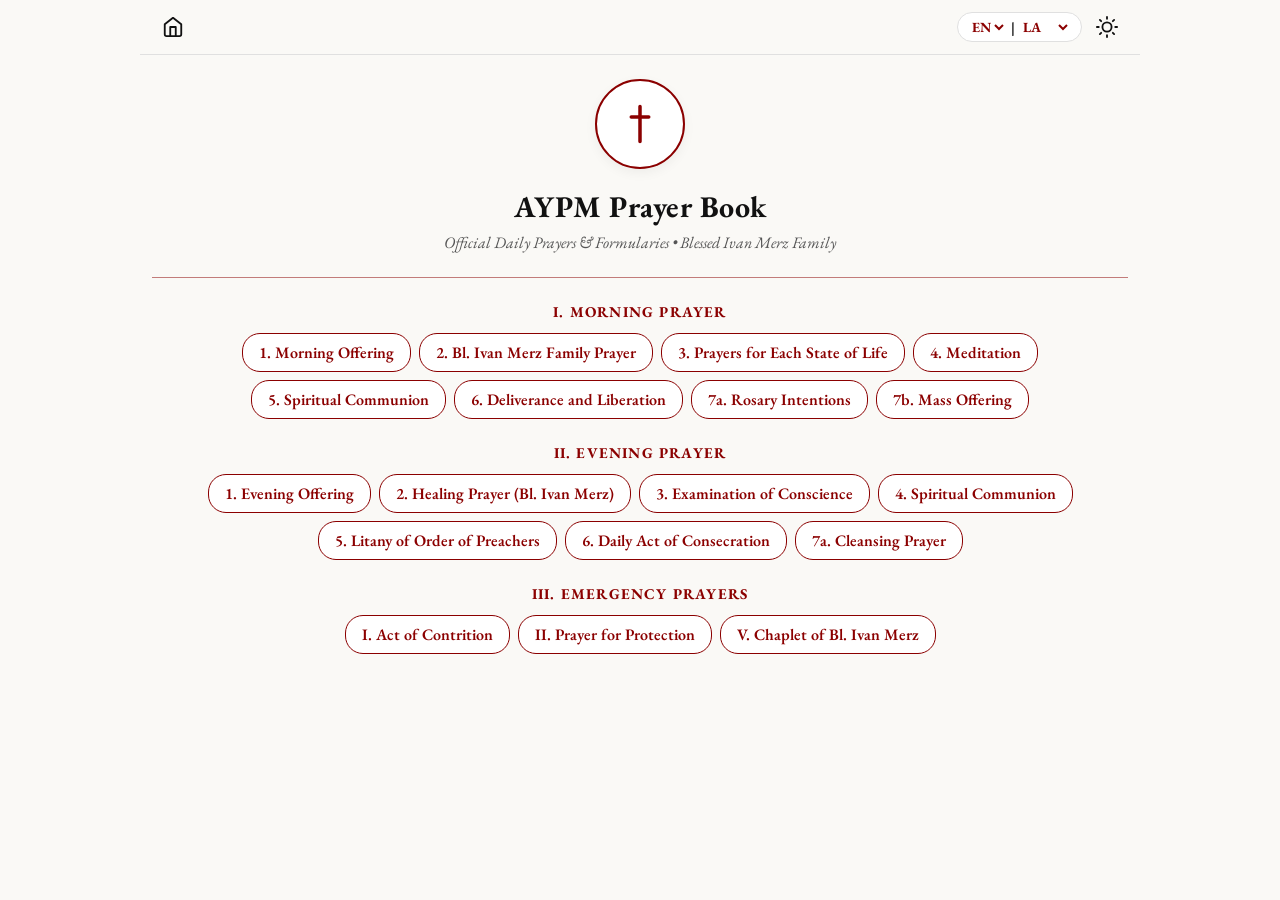
<file: index.html>
<!DOCTYPE html>
<html lang="en">
<head>
  <meta charset="UTF-8" />
  <meta name="viewport" content="width=device-width, initial-scale=1.0" />
  <title>AYPM Prayer Book</title>
  
  <link rel="preconnect" href="https://fonts.googleapis.com">
  <link rel="preconnect" href="https://fonts.gstatic.com" crossorigin>
  <link href="https://fonts.googleapis.com/css2?family=EB+Garamond:ital,wght@0,400..800;1,400..800&display=swap" rel="stylesheet">

  <link rel="stylesheet" href="css/styles.css" />
</head>
<body>

  <!-- Sticky Navbar -->
  <header class="header">
    <a href="index.html" class="nav-link" aria-label="Home">
      <svg viewBox="0 0 24 24"><path d="M3 9l9-7 9 7v11a2 2 0 01-2 2H5a2 2 0 01-2-2z"></path><polyline points="9 22 9 12 15 12 15 22"></polyline></svg>
    </a>

    <div class="header-controls">
      <!-- Dual Language Selector -->
      <div class="lang-controls">
        <select id="lang1" onchange="updateGlobalLang()">
          <option value="en">EN</option>
          <option value="la">LA</option>
        </select>
        <span>|</span>
        <select id="lang2" onchange="updateGlobalLang()">
          <option value="none">None</option>
          <option value="la">LA</option>
          <option value="en">EN</option>
        </select>
      </div>

      <!-- Dark Mode Toggle -->
      <button class="icon-btn" onclick="toggleTheme()" aria-label="Toggle Theme">
        <svg viewBox="0 0 24 24"><circle cx="12" cy="12" r="5"></circle><line x1="12" y1="1" x2="12" y2="3"></line><line x1="12" y1="21" x2="12" y2="23"></line><line x1="4.22" y1="4.22" x2="5.64" y2="5.64"></line><line x1="18.36" y1="18.36" x2="19.78" y2="19.78"></line><line x1="1" y1="12" x2="3" y2="12"></line><line x1="21" y1="12" x2="23" y2="12"></line><line x1="4.22" y1="19.78" x2="5.64" y2="18.36"></line><line x1="18.36" y1="5.64" x2="19.78" y2="4.22"></line></svg>
      </button>
    </div>
  </header>

  <main class="app-container">
    <!-- Emblem Ring with Cross SVG -->
    <div class="hero-circle">
      <svg viewBox="0 0 24 24">
        <path d="M12 2v20M7 8h10" stroke="currentColor" stroke-width="2" stroke-linecap="round"/>
      </svg>
    </div>
    
    <h1>AYPM Prayer Book</h1>
    <p class="subtitle">Official Daily Prayers & Formularies • Blessed Ivan Merz Family</p>
    <div class="divider"></div>

    <!-- Section I -->
    <div class="cat-title">I. Morning Prayer</div>
    <div class="pill-grid">
      <a class="pill-btn" href="prayer.html?item=morningOffering">1. Morning Offering</a>
      <a class="pill-btn" href="prayer.html?item=ivanMerzFamily">2. Bl. Ivan Merz Family Prayer</a>
      <a class="pill-btn" href="prayer.html?item=statesOfLife">3. Prayers for Each State of Life</a>
      <a class="pill-btn" href="prayer.html?item=meditation">4. Meditation</a>
      <a class="pill-btn" href="prayer.html?item=spiritualCommunion">5. Spiritual Communion</a>
      <a class="pill-btn" href="prayer.html?item=deliveranceProtection">6. Deliverance and Liberation</a>
      <a class="pill-btn" href="prayer.html?item=rosaryIntentions">7a. Rosary Intentions</a>
      <a class="pill-btn" href="prayer.html?item=massIntention">7b. Mass Offering</a>
    </div>

    <!-- Section II -->
    <div class="cat-title">II. Evening Prayer</div>
    <div class="pill-grid">
      <a class="pill-btn" href="prayer.html?item=eveningOffering">1. Evening Offering</a>
      <a class="pill-btn" href="prayer.html?item=healingPrayer">2. Healing Prayer (Bl. Ivan Merz)</a>
      <a class="pill-btn" href="prayer.html?item=examOfConscience">3. Examination of Conscience</a>
      <a class="pill-btn" href="prayer.html?item=spiritualCommunion">4. Spiritual Communion</a>
      <a class="pill-btn" href="prayer.html?item=opLitany">5. Litany of Order of Preachers</a>
      <a class="pill-btn" href="prayer.html?item=actOfConsecration">6. Daily Act of Consecration</a>
      <a class="pill-btn" href="prayer.html?item=cleansingPrayer">7a. Cleansing Prayer</a>
    </div>

    <!-- Section III -->
    <div class="cat-title">III. Emergency Prayers</div>
    <div class="pill-grid">
      <a class="pill-btn" href="prayer.html?item=actOfContrition">I. Act of Contrition</a>
      <a class="pill-btn" href="prayer.html?item=prayerForProtection">II. Prayer for Protection</a>
      <a class="pill-btn" href="prayer.html?item=chapletIvanMerz">V. Chaplet of Bl. Ivan Merz</a>
    </div>
  </main>

  <script>
    function updateGlobalLang() {
      localStorage.setItem('pref_pb1', document.getElementById('lang1').value);
      localStorage.setItem('pref_pb2', document.getElementById('lang2').value);
    }

    function toggleTheme() {
      const current = document.body.getAttribute('data-theme');
      const target = current === 'dark' ? 'light' : 'dark';
      document.body.setAttribute('data-theme', target);
      localStorage.setItem('pref_theme', target);
    }

    document.addEventListener('DOMContentLoaded', () => {
      document.getElementById('lang1').value = localStorage.getItem('pref_pb1') || 'en';
      document.getElementById('lang2').value = localStorage.getItem('pref_pb2') || 'la';
      const theme = localStorage.getItem('pref_theme') || 'light';
      document.body.setAttribute('data-theme', theme);
    });
  </script>
</body>
</html>
</file>
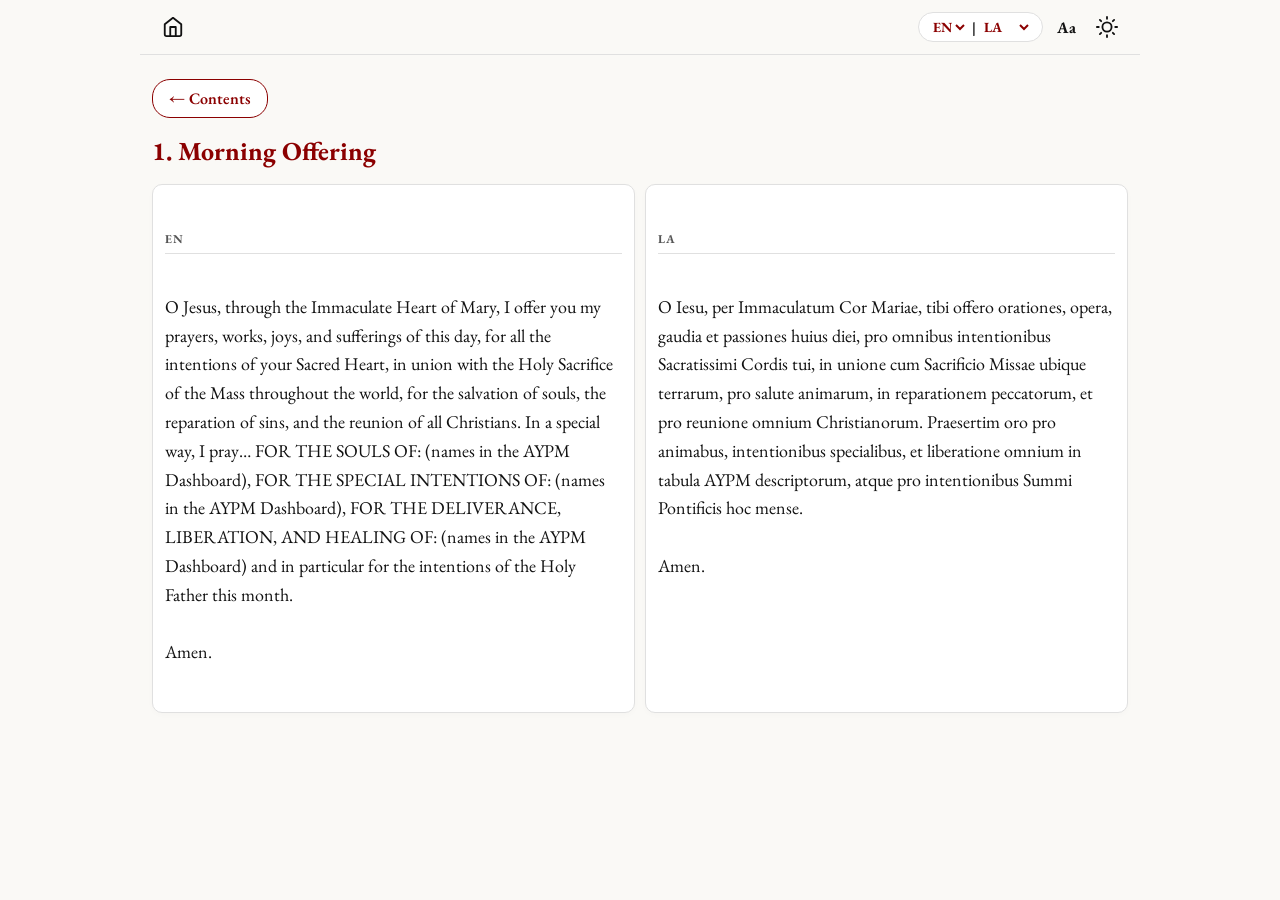
<file: prayer.html>
<!DOCTYPE html>
<html lang="en">
<head>
  <meta charset="UTF-8" />
  <meta name="viewport" content="width=device-width, initial-scale=1.0" />
  <title>Prayer Reader</title>
  
  <link rel="preconnect" href="https://fonts.googleapis.com">
  <link rel="preconnect" href="https://fonts.gstatic.com" crossorigin>
  <link href="https://fonts.googleapis.com/css2?family=EB+Garamond:ital,wght@0,400..800;1,400..800&display=swap" rel="stylesheet">

  <link rel="stylesheet" href="css/styles.css" />
</head>
<body>

  <!-- Clean Header -->
  <header class="header">
    <a href="index.html" class="nav-link" aria-label="Home">
      <svg viewBox="0 0 24 24"><path d="M3 9l9-7 9 7v11a2 2 0 01-2 2H5a2 2 0 01-2-2z"></path><polyline points="9 22 9 12 15 12 15 22"></polyline></svg>
    </a>

    <div class="header-controls">
      <!-- Language Controls -->
      <div class="lang-controls">
        <select id="lang1" onchange="renderReader()">
          <option value="en">EN</option>
          <option value="la">LA</option>
        </select>
        <span>|</span>
        <select id="lang2" onchange="renderReader()">
          <option value="none">None</option>
          <option value="la">LA</option>
          <option value="en">EN</option>
        </select>
      </div>

      <!-- Aa Button for Font Popover -->
      <button class="icon-btn" onclick="toggleFontPopover()" aria-label="Text Size">
        Aa
      </button>

      <!-- Floating Font Size Popover Panel -->
      <div id="fontPopover" class="font-popover">
        <label for="fontSlider">A-</label>
        <input type="range" id="fontSlider" min="14" max="28" value="18" oninput="updateFontSize(this.value)">
        <label for="fontSlider">A+</label>
      </div>

      <!-- Dark Mode Toggle -->
      <button class="icon-btn" onclick="toggleTheme()" aria-label="Toggle Theme">
        <svg viewBox="0 0 24 24"><circle cx="12" cy="12" r="5"></circle><line x1="12" y1="1" x2="12" y2="3"></line><line x1="12" y1="21" x2="12" y2="23"></line><line x1="4.22" y1="4.22" x2="5.64" y2="5.64"></line><line x1="18.36" y1="18.36" x2="19.78" y2="19.78"></line><line x1="1" y1="12" x2="3" y2="12"></line><line x1="21" y1="12" x2="23" y2="12"></line><line x1="4.22" y1="19.78" x2="5.64" y2="18.36"></line><line x1="18.36" y1="5.64" x2="19.78" y2="4.22"></line></svg>
      </button>
    </div>
  </header>

  <main class="app-container">
    <div class="reader-header">
      <a href="index.html" class="pill-btn">← Contents</a>
    </div>

    <h2 id="prayerTitle" class="prayer-title">Loading Prayer...</h2>

    <div id="dualColumns" class="dual-columns">
      <div class="column-pane">
        <div class="pane-label" id="label1">ENGLISH</div>
        <div id="contentPane1"></div>
      </div>
      <div class="column-pane" id="pane2Container" style="display:none;">
        <div class="pane-label" id="label2">LATIN</div>
        <div id="contentPane2"></div>
      </div>
    </div>
  </main>

  <script src="js/prayers-db.js"></script>
  <script>
    function toggleFontPopover() {
      const pop = document.getElementById('fontPopover');
      pop.classList.toggle('active');
    }

    function updateFontSize(val) {
      document.documentElement.style.setProperty('--reader-font-size', val + 'px');
      document.getElementById('fontSlider').value = val;
      localStorage.setItem('pref_font_size_px', val);
    }

    function toggleTheme() {
      const current = document.body.getAttribute('data-theme');
      const target = current === 'dark' ? 'light' : 'dark';
      document.body.setAttribute('data-theme', target);
      localStorage.setItem('pref_theme', target);
    }

    function renderReader() {
      const urlParams = new URLSearchParams(window.location.search);
      const itemKey = urlParams.get('item') || 'morningOffering';

      const l1 = document.getElementById('lang1').value;
      const l2 = document.getElementById('lang2').value;

      localStorage.setItem('pref_pb1', l1);
      localStorage.setItem('pref_pb2', l2);

      const data = prayerDB[itemKey];
      if (!data) return;

      document.getElementById('prayerTitle').innerText = data.title;

      const dualContainer = document.getElementById('dualColumns');
      const pane1 = document.getElementById('contentPane1');
      const pane2Container = document.getElementById('pane2Container');
      const pane2 = document.getElementById('contentPane2');

      document.getElementById('label1').innerText = l1.toUpperCase();
      pane1.innerText = data[l1] || data['en'];

      if (l2 !== 'none' && l1 !== l2) {
        dualContainer.classList.add('split');
        pane2Container.style.display = 'block';
        document.getElementById('label2').innerText = l2.toUpperCase();
        pane2.innerText = data[l2] || data['la'] || data['en'];
      } else {
        dualContainer.classList.remove('split');
        pane2Container.style.display = 'none';
      }
    }

    document.addEventListener('click', function(e) {
      const pop = document.getElementById('fontPopover');
      const btn = e.target.closest('button');
      if (pop.classList.contains('active') && !e.target.closest('#fontPopover') && (!btn || !btn.getAttribute('onclick')?.includes('toggleFontPopover'))) {
        pop.classList.remove('active');
      }
    });

    document.addEventListener('DOMContentLoaded', () => {
      document.getElementById('lang1').value = localStorage.getItem('pref_pb1') || 'en';
      document.getElementById('lang2').value = localStorage.getItem('pref_pb2') || 'la';
      
      const theme = localStorage.getItem('pref_theme') || 'light';
      document.body.setAttribute('data-theme', theme);

      const savedFontSize = localStorage.getItem('pref_font_size_px') || '18';
      updateFontSize(savedFontSize);
      
      renderReader();
    });
  </script>
</body>
</html>
</file>
<file: css/styles.css>
@import url('https://fonts.googleapis.com/css2?family=EB+Garamond:ital,wght@0,400..800;1,400..800&display=swap');

:root {
  --primary-red: #8b0000;
  --bg-color: #faf9f6;
  --card-bg: #ffffff;
  --text-main: #111111;
  --text-sub: #555555;
  --border-color: #e0e0e0;
  --accent-gold: #c59b27;
  --pill-hover-bg: #8b0000;
  --pill-hover-text: #ffffff;

  /* Font Size Variables */
  --reader-font-size: 18px;
  --reader-line-height: 1.6;
}

[data-theme="dark"] {
  --primary-red: #ff5555;
  --bg-color: #121212;
  --card-bg: #1e1e1e;
  --text-main: #e0e0e0;
  --text-sub: #a0a0a0;
  --border-color: #333333;
  --accent-gold: #ffd700;
  --pill-hover-bg: #ff5555;
  --pill-hover-text: #121212;
}

* { 
  box-sizing: border-box; 
  margin: 0; 
  padding: 0; 
}

body {
  font-family: 'EB Garamond', Garamond, 'Georgia', 'Times New Roman', serif;
  background-color: var(--bg-color);
  color: var(--text-main);
  min-height: 100vh;
  display: flex;
  flex-direction: column;
  transition: background-color 0.3s ease, color 0.3s ease;
  -webkit-font-smoothing: antialiased;
}

/* Header */
.header {
  position: sticky;
  top: 0;
  background: var(--bg-color);
  backdrop-filter: blur(8px);
  border-bottom: 1px solid var(--border-color);
  z-index: 100;
  display: flex;
  flex-direction: row;
  justify-content: space-between;
  align-items: center;
  padding: 10px 16px;
  max-width: 1000px;
  width: 100%;
  margin: 0 auto;
}

.header-controls {
  display: flex;
  align-items: center;
  gap: 8px;
  position: relative;
}

/* Navigation Icons */
.icon-btn, .nav-link {
  background: none;
  border: none;
  cursor: pointer;
  color: var(--text-main);
  display: flex;
  align-items: center;
  justify-content: center;
  padding: 6px;
  border-radius: 50%;
  transition: background-color 0.2s ease;
  text-decoration: none;
  font-family: inherit;
  font-size: 16px;
  font-weight: 700;
}

.icon-btn:hover, .nav-link:hover {
  background-color: var(--border-color);
}

.icon-btn svg, .nav-link svg {
  width: 22px;
  height: 22px;
  fill: none;
  stroke: currentColor;
  stroke-width: 2;
  stroke-linecap: round;
  stroke-linejoin: round;
}

/* Language Pill Switcher */
.lang-controls {
  display: flex;
  align-items: center;
  gap: 4px;
  border: 1px solid var(--border-color);
  border-radius: 20px;
  padding: 4px 10px;
  background: var(--card-bg);
  font-size: 14px;
  font-weight: 600;
  font-family: inherit;
}

.lang-controls select {
  border: none;
  background: transparent;
  font-weight: 700;
  color: var(--primary-red);
  cursor: pointer;
  outline: none;
  font-size: 14px;
  font-family: inherit;
}

/* Floating Font Size Popover Panel */
.font-popover {
  position: absolute;
  top: 42px;
  right: 36px;
  background: var(--card-bg);
  border: 1px solid var(--border-color);
  border-radius: 12px;
  padding: 12px 16px;
  box-shadow: 0 4px 16px rgba(0,0,0,0.12);
  display: none;
  align-items: center;
  gap: 10px;
  z-index: 101;
}

.font-popover.active {
  display: flex;
}

.font-popover label {
  font-size: 13px;
  font-weight: 700;
  color: var(--text-sub);
}

.font-popover input[type="range"] {
  width: 100px;
  accent-color: var(--primary-red);
  cursor: pointer;
}

.app-container {
  max-width: 1000px;
  width: 100%;
  margin: 0 auto;
  padding: 24px 12px 60px;
  flex: 1;
}

/* Restored Minimalist Emblem Ring with Cross */
.hero-circle {
  width: 90px;
  height: 90px;
  margin: 0 auto 18px;
  border: 2px solid var(--primary-red);
  border-radius: 50%;
  display: flex;
  align-items: center;
  justify-content: center;
  color: var(--primary-red);
  background: var(--card-bg);
  box-shadow: 0 4px 12px rgba(0, 0, 0, 0.05);
}

.hero-circle svg {
  width: 42px;
  height: 42px;
  fill: none;
  stroke: var(--primary-red);
  stroke-width: 2;
}

h1 {
  font-size: 30px;
  font-weight: 700;
  letter-spacing: 0.5px;
  margin-bottom: 6px;
  text-align: center;
}

.subtitle {
  font-size: 16px;
  color: var(--text-sub);
  margin-bottom: 24px;
  text-align: center;
  font-style: italic;
}

.divider {
  width: 100%;
  height: 1px;
  background-color: var(--primary-red);
  margin-bottom: 24px;
  opacity: 0.5;
}

.cat-title {
  font-size: 15px;
  font-weight: 700;
  letter-spacing: 1.2px;
  color: var(--primary-red);
  text-transform: uppercase;
  margin: 24px 0 12px;
  text-align: center;
}

.pill-grid {
  display: flex;
  flex-wrap: wrap;
  justify-content: center;
  gap: 8px;
}

.pill-btn {
  background: var(--card-bg);
  border: 1px solid var(--primary-red);
  color: var(--primary-red);
  padding: 8px 16px;
  border-radius: 18px;
  font-size: 16px;
  font-weight: 600;
  text-decoration: none;
  transition: all 0.2s ease;
  display: inline-block;
  font-family: inherit;
}

.pill-btn:hover {
  background: var(--pill-hover-bg);
  color: var(--pill-hover-text);
}

.reader-header {
  display: flex;
  justify-content: space-between;
  align-items: center;
  margin-bottom: 16px;
}

.prayer-title {
  font-size: 26px;
  font-weight: 700;
  color: var(--primary-red);
  margin-bottom: 16px;
}

/* Forced Dual-Column Side-by-Side View */
.dual-columns {
  display: flex !important;
  flex-direction: row !important;
  gap: 10px !important;
  width: 100% !important;
}

.dual-columns .column-pane {
  flex: 1 1 50% !important;
  min-width: 0 !important;
  background: var(--card-bg);
  padding: 16px 12px;
  border-radius: 10px;
  border: 1px solid var(--border-color);
  line-height: var(--reader-line-height);
  font-size: var(--reader-font-size);
  white-space: pre-line;
  word-break: break-word;
  overflow-wrap: anywhere;
  box-shadow: 0 2px 6px rgba(0, 0, 0, 0.02);
}

.pane-label {
  font-size: 12px;
  font-weight: 700;
  text-transform: uppercase;
  letter-spacing: 1px;
  color: var(--text-sub);
  margin-bottom: 10px;
  border-bottom: 1px solid var(--border-color);
  padding-bottom: 4px;
}

/* Mobile Tweaks */
@media (max-width: 650px) {
  :root {
    --reader-font-size: 16px;
  }

  .app-container {
    padding: 12px 6px 30px;
  }

  .dual-columns {
    gap: 6px !important;
  }

  .column-pane {
    padding: 10px 8px !important;
  }

  .prayer-title {
    font-size: 22px;
    margin-bottom: 12px;
  }
}
</file>
